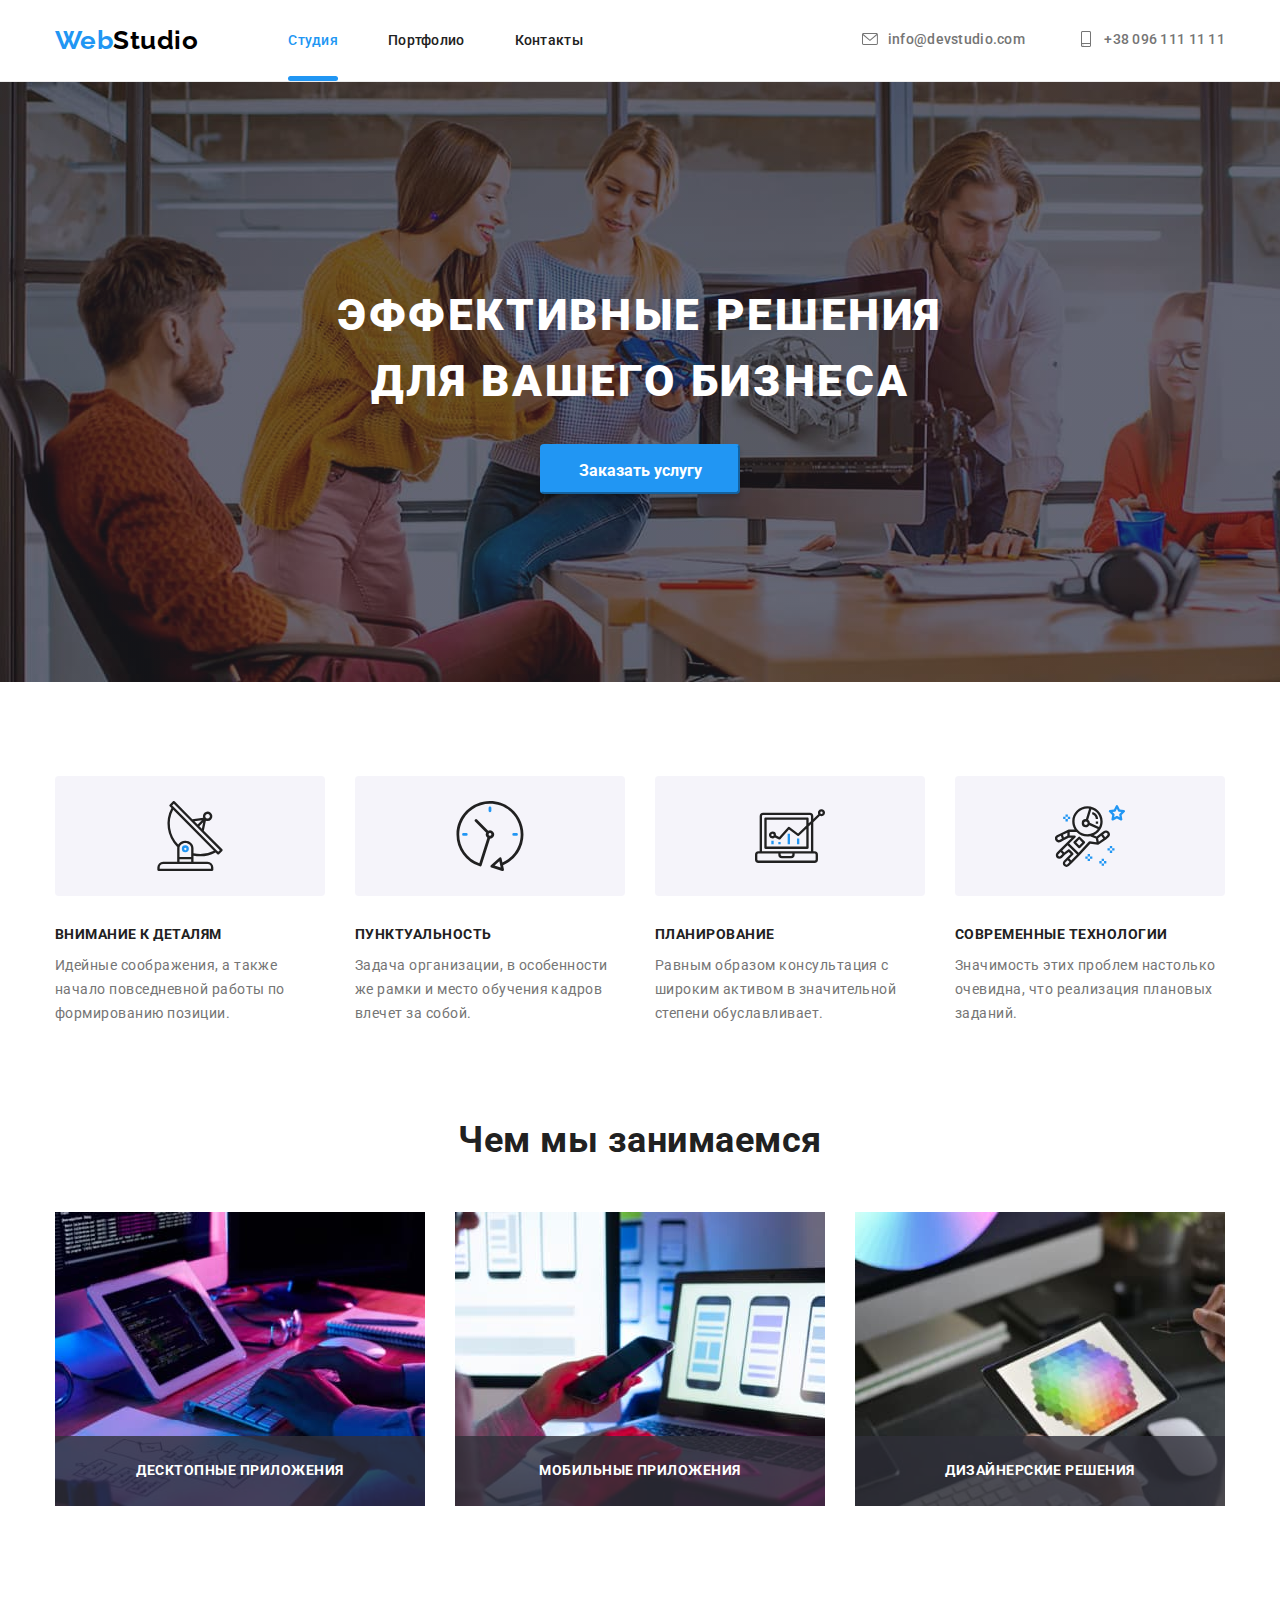
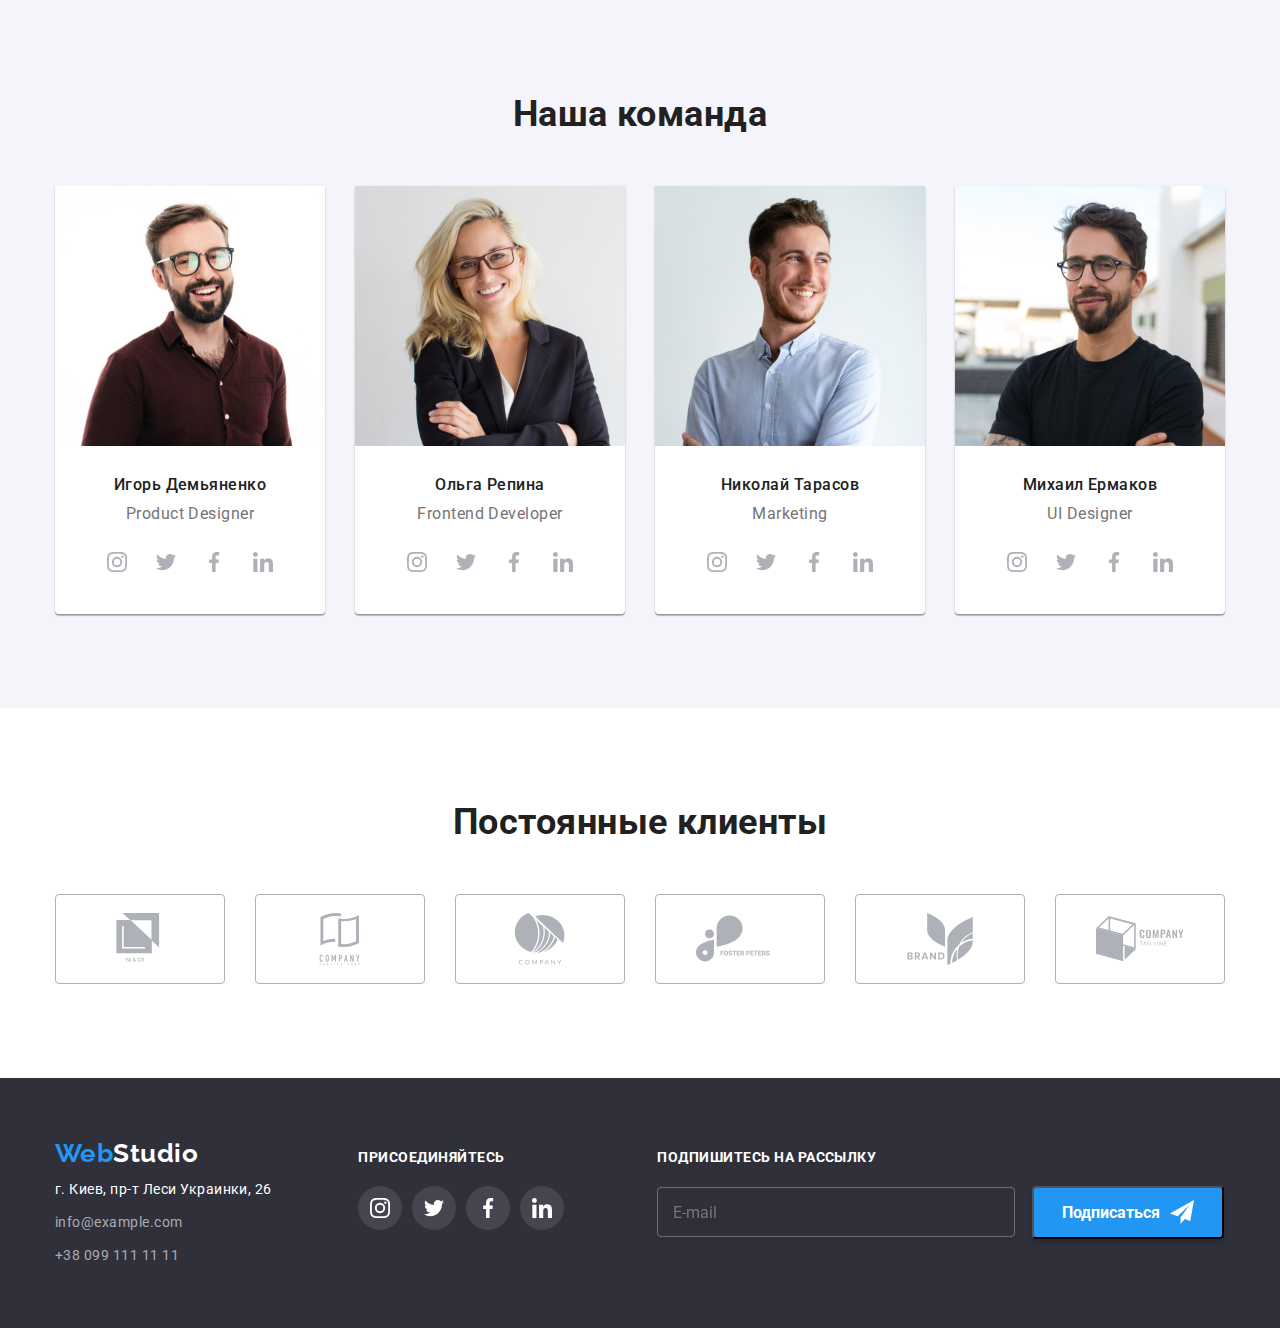
<file: index.html>
<!DOCTYPE html>
<html lang="ru">
  <head>
    <meta charset="UTF-8" />
    <meta name="viewport" content="width=device-width, initial-scale=1.0" />
    <title>WebStudio</title>
    <link rel="stylesheet" href="https://cdnjs.cloudflare.com/ajax/libs/modern-normalize/1.0.0/modern-normalize.css" />
    <link
      href="https://fonts.googleapis.com/css2?family=Raleway:wght@700&family=Roboto:wght@400;500;700;900&display=swap"
      rel="stylesheet"
    />
    <link rel="stylesheet" href="./css/styles.css" />
  </head>
  <body>
    <!--HEADER-->
    <header class="header">
      <div class="container">
        <nav class="nav">
          <a class="logo link" href="./index.html" aria-label="WebStudio">
            <span class="logo-web" lang="en">Web</span><span class="logo-studio-dark" lang="en">Studio</span></a
          >
          <ul class="nav-list">
            <li class="nav-list-item list"><a class="nav-list-link link streampage" href="./index.html">Студия</a></li>
            <li class="nav-list-item list"><a class="nav-list-link link" href="./portfolio.html">Портфолио</a></li>
            <li class="nav-list-item list"><a class="nav-list-link link" href="">Контакты</a></li>
          </ul>
        </nav>
        <address class="address">
          <a class="header-address-link link" href="mailto:info@devstudio.com"
            ><svg class="address-icon">
              <use href="./images/sprite.svg#envelope"></use>
            </svg>
            info@devstudio.com
          </a>
          <a class="header-address-link link" href="tel:+380961111111">
            <svg class="address-icon">
              <use href="./images/sprite.svg#smartphone"></use>
            </svg>
            +38 096 111 11 11
          </a>
        </address>
      </div>
    </header>
    <!--MAIN-->
    <main>
      <!--HERO-->
      <section class="hero hero-overlay">
        <div class="container">
          <h1 class="hero-title">Эффективные решения для вашего бизнеса</h1>
          <button data-modal-open class="modal-btn" type="button">Заказать услугу</button>
        </div>
      </section>
      <!--ADVANTAGES-->
      <section class="andvantages">
        <div class="container">
          <h2 class="visually-hidden">Наше предложение</h2>
          <ul class="advantages-list">
            <li class="advantages-list-item list icon-aerial">
              <h3 class="advantages-list-title">Внимание к деталям</h3>
              <p class="advantages-list-text">Идейные соображения, а также начало повседневной работы по формированию позиции.</p>
            </li>
            <li class="advantages-list-item list icon-clock">
              <h3 class="advantages-list-title">Пунктуальность</h3>
              <p class="advantages-list-text">Задача организации, в особенности же рамки и место обучения кадров влечет за собой.</p>
            </li>
            <li class="advantages-list-item list icon-laptop">
              <h3 class="advantages-list-title">Планирование</h3>
              <p class="advantages-list-text">Равным образом консультация с широким активом в значительной степени обуславливает.</p>
            </li>
            <li class="advantages-list-item list icon-astronaut">
              <h3 class="advantages-list-title">Современные технологии</h3>
              <p class="advantages-list-text">Значимость этих проблем настолько очевидна, что реализация плановых заданий.</p>
            </li>
          </ul>
        </div>
      </section>
      <!--SERVICES-->
      <section class="services section">
        <div class="container">
          <h2 class="services-title">Чем мы занимаемся</h2>
          <ul class="services-list">
            <li class="services-list-item list">
              <img
                class="services-list-img"
                src="./images/services/layout.jpg"
                alt="фронтэнд разработчик верстает страничку"
                width="370"
                height="294"
                aria-label="фронтэнд разработчик верстает страничку"
              />
              <p class="services-text">Десктопные приложения</p>
            </li>
            <li class="services-list-item list">
              <img
                class="services-list-img"
                src="./images/services/selection-app-style.jpg"
                alt="Дизайнер продукта
              делает дизайн приложения"
                width="370"
                height="294"
                aria-label="Дизайнер продукта делает дизайн приложения"
              />
              <p class="services-text">Мобильные приложения</p>
            </li>
            <li class="services-list-item list">
              <img
                class="services-list-img"
                src="./images/services/color-selection.jpg"
                alt="дизайнер пользовательского интерфейса выбирает цвет"
                width="370"
                height="294"
                aria-label="дизайнер пользовательского интерфейса выбирает цвет"
              />
              <p class="services-text">Дизайнерские решения</p>
            </li>
          </ul>
        </div>
      </section>
      <!--TEAM CARD-->
      <section class="teamcard section">
        <div class="container">
          <h2 class="teamcard-title">Наша команда</h2>
          <ul class="teamcard-list">
            <li class="teamcard-list-item list">
              <img
                class="teamcard-list-img"
                src="./images/squad/Designer_of_product.jpg"
                alt="дизайнер продукта Игорь Демьяненко"
                width="270"
                height="260"
              />
              <div class="teamcard-list-container">
                <h3 class="teamcard-list-name">Игорь Демьяненко</h3>
                <p class="teamcard-list-text" lang="en">Product Designer</p>
                <ul class="social-list list">
                  <li class="social-list-item">
                    <a class="social-list-link link" href=""
                      ><svg class="social-icon">
                        <use href="./images/sprite.svg#instagram"></use>
                      </svg>
                    </a>
                  </li>
                  <li class="social-list-item">
                    <a class="social-list-link link" href=""
                      ><svg class="social-icon">
                        <use href="./images/sprite.svg#twitter"></use>
                      </svg>
                    </a>
                  </li>
                  <li class="social-list-item">
                    <a class="social-list-link link" href=""
                      ><svg class="social-icon">
                        <use href="./images/sprite.svg#facebook"></use>
                      </svg>
                    </a>
                  </li>
                  <li class="social-list-item">
                    <a class="social-list-link link" href=""
                      ><svg class="social-icon">
                        <use href="./images/sprite.svg#linkedin"></use>
                      </svg>
                    </a>
                  </li>
                </ul>
              </div>
            </li>
            <li class="teamcard-list-item list">
              <img
                class="teamcard-list-img"
                src="./images/squad/Frontend_Developer.jpg"
                alt="фронтэнд разработчик Ольга Репина"
                width="270"
                height="260"
              />
              <div class="teamcard-list-container">
                <h3 class="teamcard-list-name">Ольга Репина</h3>
                <p class="teamcard-list-text" lang="en">Frontend Developer</p>
                <ul class="social-list list">
                  <li class="social-list-item">
                    <a class="social-list-link link" href=""
                      ><svg class="social-icon">
                        <use href="./images/sprite.svg#instagram"></use>
                      </svg>
                    </a>
                  </li>
                  <li class="social-list-item">
                    <a class="social-list-link link" href=""
                      ><svg class="social-icon">
                        <use href="./images/sprite.svg#twitter"></use>
                      </svg>
                    </a>
                  </li>
                  <li class="social-list-item">
                    <a class="social-list-link link" href=""
                      ><svg class="social-icon">
                        <use href="./images/sprite.svg#facebook"></use>
                      </svg>
                    </a>
                  </li>
                  <li class="social-list-item">
                    <a class="social-list-link link" href=""
                      ><svg class="social-icon">
                        <use href="./images/sprite.svg#linkedin"></use>
                      </svg>
                    </a>
                  </li>
                </ul>
              </div>
            </li>
            <li class="teamcard-list-item list">
              <img class="teamcard-list-img" src="./images/squad/Marketing.jpg" alt="маркентинг Николай Тарасов" width="270" height="260" />
              <div class="teamcard-list-container">
                <h3 class="teamcard-list-name">Николай Тарасов</h3>
                <p class="teamcard-list-text" lang="en">Marketing</p>
                <ul class="social-list list">
                  <li class="social-list-item">
                    <a class="social-list-link link" href=""
                      ><svg class="social-icon">
                        <use href="./images/sprite.svg#instagram"></use>
                      </svg>
                    </a>
                  </li>
                  <li class="social-list-item">
                    <a class="social-list-link link" href=""
                      ><svg class="social-icon">
                        <use href="./images/sprite.svg#twitter"></use>
                      </svg>
                    </a>
                  </li>
                  <li class="social-list-item">
                    <a class="social-list-link link" href=""
                      ><svg class="social-icon">
                        <use href="./images/sprite.svg#facebook"></use>
                      </svg>
                    </a>
                  </li>
                  <li class="social-list-item">
                    <a class="social-list-link link" href=""
                      ><svg class="social-icon">
                        <use href="./images/sprite.svg#linkedin"></use>
                      </svg>
                    </a>
                  </li>
                </ul>
              </div>
            </li>
            <li class="teamcard-list-item list">
              <img
                class="teamcard-list-img"
                src="./images/squad/UI_Designer.jpg"
                alt="дизайнер пользовательского интерфейса Михаил Ермаков"
                width="270"
                height="260"
              />
              <div class="teamcard-list-container">
                <h3 class="teamcard-list-name">Михаил Ермаков</h3>
                <p class="teamcard-list-text" lang="en">UI Designer</p>
                <ul class="social-list list">
                  <li class="social-list-item">
                    <a class="social-list-link link" href=""
                      ><svg class="social-icon">
                        <use href="./images/sprite.svg#instagram"></use>
                      </svg>
                    </a>
                  </li>
                  <li class="social-list-item">
                    <a class="social-list-link link" href=""
                      ><svg class="social-icon">
                        <use href="./images/sprite.svg#twitter"></use>
                      </svg>
                    </a>
                  </li>
                  <li class="social-list-item">
                    <a class="social-list-link link" href=""
                      ><svg class="social-icon">
                        <use href="./images/sprite.svg#facebook"></use>
                      </svg>
                    </a>
                  </li>
                  <li class="social-list-item">
                    <a class="social-list-link link" href=""
                      ><svg class="social-icon">
                        <use href="./images/sprite.svg#linkedin"></use>
                      </svg>
                    </a>
                  </li>
                </ul>
              </div>
            </li>
          </ul>
        </div>
      </section>
      <!-- CLIENTS LIST -->
      <section class="clients section">
        <div class="container">
          <h2 class="clients-title">Постоянные клиенты</h2>
          <ul class="clients-list list">
            <li class="clients-list-item">
              <a class="clients-link link" href="">
                <svg class="clients-icon">
                  <use href="./images/sprite.svg#client-one"></use>
                </svg>
              </a>
            </li>
            <li class="clients-list-item">
              <a class="clients-link link" href="">
                <svg class="clients-icon">
                  <use href="./images/sprite.svg#client-two"></use>
                </svg>
              </a>
            </li>
            <li class="clients-list-item">
              <a class="clients-link link" href="">
                <svg class="clients-icon">
                  <use href="./images/sprite.svg#client-three"></use>
                </svg>
              </a>
            </li>
            <li class="clients-list-item">
              <a class="clients-link link" href="">
                <svg class="clients-icon">
                  <use href="./images/sprite.svg#client-four"></use>
                </svg>
              </a>
            </li>
            <li class="clients-list-item">
              <a class="clients-link link" href="">
                <svg class="clients-icon">
                  <use href="./images/sprite.svg#client-five"></use>
                </svg>
              </a>
            </li>
            <li class="clients-list-item">
              <a class="clients-link link" href="">
                <svg class="clients-icon">
                  <use href="./images/sprite.svg#client-six"></use>
                </svg>
              </a>
            </li>
          </ul>
        </div>
      </section>
    </main>
    <!--FOOTER-->
    <footer class="footer">
      <div class="container">
        <div class="contacts-container">
          <a class="logo link" href="./index.html" aria-label="WebStudio"
            ><span class="logo-web" lang="en">Web</span><span class="logo-studio-white" lang="en">Studio</span></a
          >
          <address class="footer-address">
            <a class="maps link" href="https://goo.gl/maps/Md6FdoPtB2Z3rGs89" target="_blank">г. Киев, пр-т Леси Украинки, 26</a>
            <a class="footer-mail-link link" href="mailto:info@example.com">info@example.com</a>
            <a class="footer-tel-link link" href="tel:+380991111111">+38 099 111 11 11</a>
          </address>
        </div>
        <div class="footer-social-container">
          <h3 class="social-list-title">присоединяйтесь</h3>
          <ul class="social-list list">
            <li class="social-list-item">
              <a class="social-list-link link" href=""
                ><svg class="social-icon">
                  <use href="./images/sprite.svg#instagram"></use>
                </svg>
              </a>
            </li>
            <li class="social-list-item">
              <a class="social-list-link link" href=""
                ><svg class="social-icon">
                  <use href="./images/sprite.svg#twitter"></use>
                </svg>
              </a>
            </li>
            <li class="social-list-item">
              <a class="social-list-link link" href=""
                ><svg class="social-icon">
                  <use href="./images/sprite.svg#facebook"></use>
                </svg>
              </a>
            </li>
            <li class="social-list-item">
              <a class="social-list-link link" href=""
                ><svg class="social-icon">
                  <use href="./images/sprite.svg#linkedin"></use>
                </svg>
              </a>
            </li>
          </ul>
        </div>
        <div class="sign-to-news">
          <form class="sign-form" action="#" method="get">
            <label class="sign-label" for="sign-input">Подпишитесь на рассылку</label>
            <input type="email" class="sign-input" name="email" placeholder="E-mail" id="sign-input">
            <button class="sign-btn" type="submit">Подписаться</button></form>
        </div>
      </div>
    </footer>
    <!-- MODAL -->
    <div data-modal class="backdrop is-hidden">
      <div class="modal">
        <button data-modal-close class="modal-btn-close">
          <svg class="closex">
            <use href="./images/sprite.svg#icon-closex"></use>
          </svg>
        </button>
        <h2 class="modal-title">Оставьте свои данные, мы вам перезвоним</h2>
        <form action="#" method="get" class="modal-form">
          <label class="modal-field">Имя
            <span class="modal-field-wrapper">
              <input type="text" class="modal-input" name="name"/>
            <svg width ="12" height ="12" class="modal-form-svg">
              <use href="./images/sprite.svg#modal-name"></use>
            </svg>
            </span>
          </label>
          <label class="modal-field">Телефон
            <span class="modal-field-wrapper">
              <input type="tel" class="modal-input" name="phone"/>
            <svg width ="13" height ="13" class="modal-form-svg">
              <use href="./images/sprite.svg#modal-phone"></use>
            </svg>
            </span>
          </label>
          <label class="modal-field">Почта
           <span class="modal-field-wrapper">
            <input type="email" class="modal-input" name="e-mail"/>
            <svg width ="15" height ="12" class="modal-form-svg">
              <use href="./images/sprite.svg#modal-envelope"></use>
            </svg>
           </span>
          </label>
          <label class="modal-comment-field" for="modal-comment">Комментарий</label>
          <textarea class="modal-comment" id="modal-comment" placeholder="Введите текст" name="modal-comment"></textarea>
          <input class="modal-policy-input visually-hidden" type="checkbox" value="accepted-policy" id="modal-policy" name="accepted-policy">
          <label class="modal-policy-field" for="modal-policy">Соглашаюсь с рассылкой и принимаю &#160<a href="" class="modal-policy">Условия договора</a></label>
          <button type="submit" class="modal-btn-submit">Отправить</button>
        </form>
      </div>
    </div>
    <script src="./js/modal.js"></script>
  </body>
  </html>
</file>
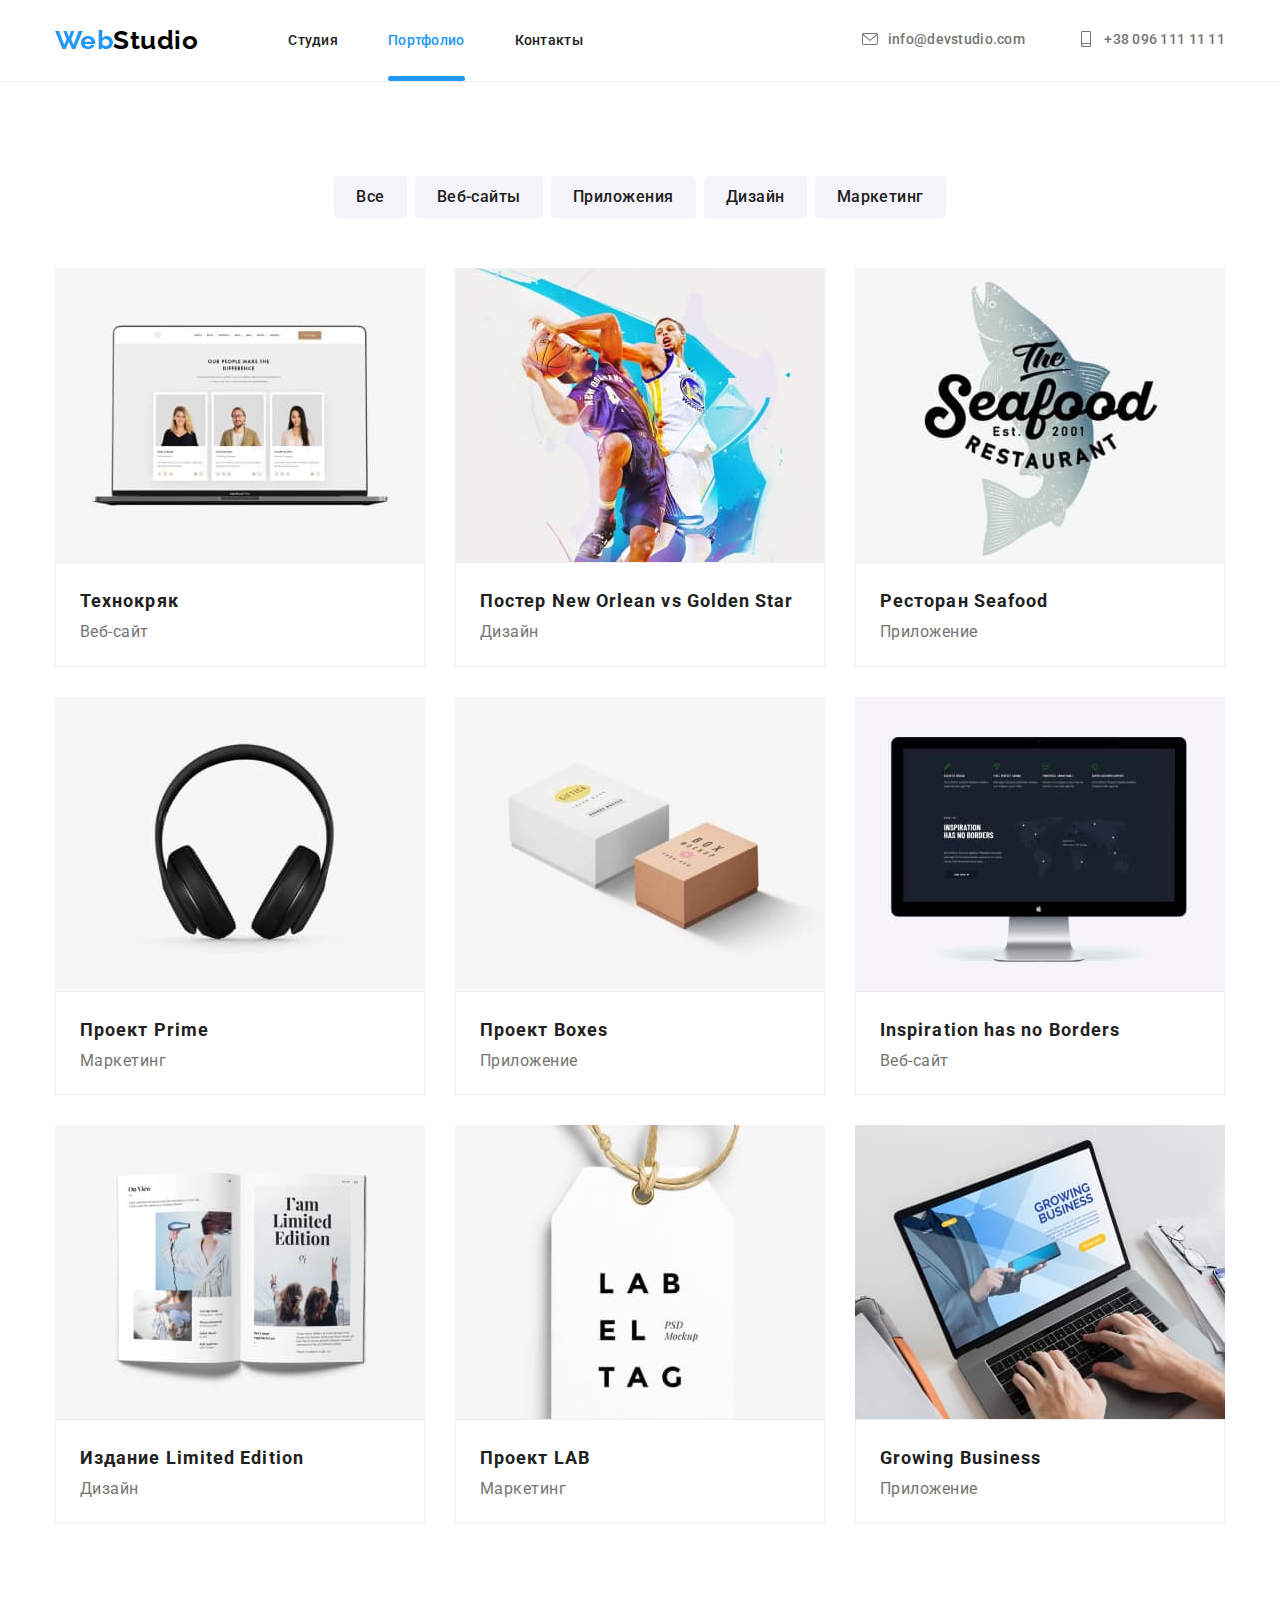
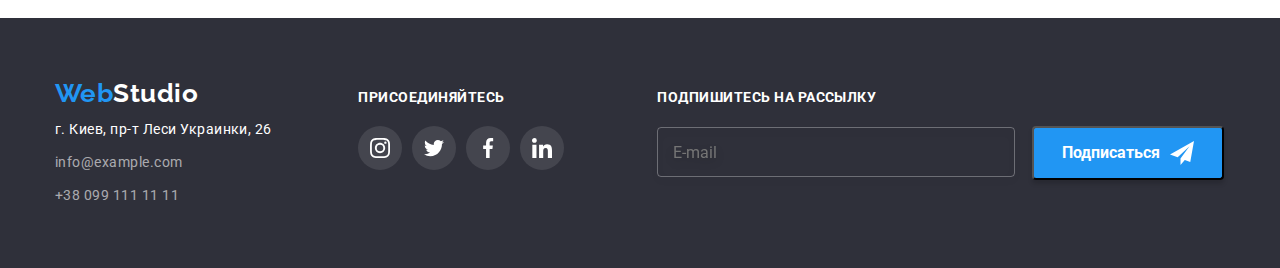
<file: portfolio.html>
<!DOCTYPE html>
<html lang="ru">
  <head>
    <meta charset="UTF-8" />
    <meta name="viewport" content="width=device-width, initial-scale=1.0" />
    <title>Портфолио</title>
    <link rel="stylesheet" href="https://cdnjs.cloudflare.com/ajax/libs/modern-normalize/1.0.0/modern-normalize.css" />
    <link
      href="https://fonts.googleapis.com/css2?family=Raleway:wght@700&family=Roboto:wght@400;500;700;900&display=swap"
      rel="stylesheet"
    />
    <link rel="stylesheet" href="./css/styles.css" />
  </head>
  <body>
    <!--HEADER-->
    <header class="header">
      <div class="container">
        <nav class="nav">
          <a class="logo link" href="./index.html" aria-label="WebStudio">
            <span class="logo-web" lang="en">Web</span><span class="logo-studio-dark" lang="en">Studio</span></a
          >
          <ul class="nav-list">
            <li class="nav-list-item list"><a class="nav-list-link link" href="./index.html">Студия</a></li>
            <li class="nav-list-item list">
              <a class="nav-list-link link streampage" href="./portfolio.html">Портфолио</a>
            </li>
            <li class="nav-list-item list"><a class="nav-list-link link" href="">Контакты</a></li>
          </ul>
        </nav>
        <address class="address">
          <a class="header-address-link link" href="mailto:info@devstudio.com"
            ><svg class="address-icon">
              <use href="./images/sprite.svg#envelope"></use>
            </svg>
            info@devstudio.com
          </a>
          <a class="header-address-link link" href="tel:+380961111111">
            <svg class="address-icon">
              <use href="./images/sprite.svg#smartphone"></use>
            </svg>
            +38 096 111 11 11
          </a>
        </address>
      </div>
    </header>
    <!--MAIN-->
    <main>
      <section class="projects section">
        <div class="container">
          <h1 class="hidden">Projects-main</h1>
          <h2 class="hidden">Project-btns</h2>
          <ul class="projects-btn-list">
            <li class="projects-btn-list-item list"><button class="projects-btn">Все</button></li>
            <li class="projects-btn-list-item list"><button class="projects-btn">Веб-сайты</button></li>
            <li class="projects-btn-list-item list"><button class="projects-btn">Приложения</button></li>
            <li class="projects-btn-list-item list"><button class="projects-btn">Дизайн</button></li>
            <li class="projects-btn-list-item list"><button class="projects-btn">Маркетинг</button></li>
          </ul>
          <h2 class="hidden">Projects</h2>
          <ul class="projects-list">
            <li class="projects-list-item list">
              <div class="projects-wrapper">
                <img class="projects-img" src="./images/projects/laptop.jpg" alt="ноутбук с открытым сайтом" width="370" height="294" />
                <p class="projects-overlay">
                  Технокряк это современная площадка распространения коронавируса. Компании используют эту платформу для цифрового шпионажа
                  и атак на защищённые сервера конкурентов
                </p>
              </div>
              <div class="projects-list-description">
                <h3 class="projects-title">Технокряк</h3>
                <p class="projects-text">Веб-сайт</p>
              </div>
            </li>
            <li class="projects-list-item list">
              <div class="projects-wrapper">
                <img
                  class="projects-img"
                  src="./images/projects/poster.jpg"
                  alt="Постер Новый Орлеан против Голдэн Стар"
                  width="370"
                  height="294"
                />
                <p class="projects-overlay">
                  Технокряк это современная площадка распространения коронавируса. Компании используют эту платформу для цифрового шпионажа
                  и атак на защищённые сервера конкурентов
                </p>
              </div>
              <div class="projects-list-description">
                <h3 class="projects-title">Постер <span lang="en">New Orlean vs Golden Star</span></h3>
                <p class="projects-text">Дизайн</p>
              </div>
            </li>
            <li class="projects-list-item list">
              <div class="projects-wrapper">
                <img class="projects-img" src="./images/projects/seafood.jpg" alt="эмблема ресторана" width="370" height="294" />
                <p class="projects-overlay">
                  Технокряк это современная площадка распространения коронавируса. Компании используют эту платформу для цифрового шпионажа
                  и атак на защищённые сервера конкурентов
                </p>
              </div>
              <div class="projects-list-description">
                <h3 class="projects-title">Ресторан <span lang="en">Seafood</span></h3>
                <p class="projects-text">Приложение</p>
              </div>
            </li>
            <li class="projects-list-item list">
              <div class="projects-wrapper">
                <img
                  class="projects-img"
                  src="./images/projects/earphones.jpg"
                  alt="изображение черных наушников"
                  width="370"
                  height="294"
                />
                <p class="projects-overlay">
                  Технокряк это современная площадка распространения коронавируса. Компании используют эту платформу для цифрового шпионажа
                  и атак на защищённые сервера конкурентов
                </p>
              </div>
              <div class="projects-list-description">
                <h3 class="projects-title">Проект <span lang="en">Prime</span></h3>
                <p class="projects-text">Маркетинг</p>
              </div>
            </li>
            <li class="projects-list-item list">
              <div class="projects-wrapper">
                <img class="projects-img" src="./images/projects/boxes.jpg" alt="изображение двух коробочек" width="370" height="294" />
                <p class="projects-overlay">
                  Технокряк это современная площадка распространения коронавируса. Компании используют эту платформу для цифрового шпионажа
                  и атак на защищённые сервера конкурентов
                </p>
              </div>
              <div class="projects-list-description">
                <h3 class="projects-title">Проект <span lang="en">Boxes</span></h3>
                <p class="projects-text">Приложение</p>
              </div>
            </li>
            <li class="projects-list-item list">
              <div class="projects-wrapper">
                <img class="projects-img" src="./images/projects/imac.jpg" alt=" АйМак с открытым сайтом" width="370" height="294" />
                <p class="projects-overlay">
                  Технокряк это современная площадка распространения коронавируса. Компании используют эту платформу для цифрового шпионажа
                  и атак на защищённые сервера конкурентов
                </p>
              </div>
              <div class="projects-list-description">
                <h3 class="projects-title" lang="en">Inspiration has no Borders</h3>
                <p class="projects-text">Веб-сайт</p>
              </div>
            </li>
            <li class="projects-list-item list">
              <div class="projects-wrapper">
                <img
                  class="projects-img"
                  src="./images/projects/magazine.jpg"
                  alt="Журнал лимитированного издания"
                  width="370"
                  height="294"
                />
                <p class="projects-overlay">
                  Технокряк это современная площадка распространения коронавируса. Компании используют эту платформу для цифрового шпионажа
                  и атак на защищённые сервера конкурентов
                </p>
              </div>
              <div class="projects-list-description">
                <h3 class="projects-title">Издание <span lang="en">Limited Edition</span></h3>
                <p class="projects-text">Дизайн</p>
              </div>
            </li>
            <li class="projects-list-item list">
              <div class="projects-wrapper">
                <img class="projects-img" src="./images/projects/lablabel.jpg" alt="этикетка проекта ЛАБ" width="370" height="294" />
                <p class="projects-overlay">
                  Технокряк это современная площадка распространения коронавируса. Компании используют эту платформу для цифрового шпионажа
                  и атак на защищённые сервера конкурентов
                </p>
              </div>
              <div class="projects-list-description">
                <h3 class="projects-title">Проект <span lang="en">LAB</span></h3>
                <p class="projects-text">Маркетинг</p>
              </div>
            </li>
            <li class="projects-list-item list">
              <div class="projects-wrapper">
                <img class="projects-img" src="./images/projects/macbook.jpg" alt="Макбук с рабочим сайтом" width="370" height="294" />
                <p class="projects-overlay">
                  Технокряк это современная площадка распространения коронавируса. Компании используют эту платформу для цифрового шпионажа
                  и атак на защищённые сервера конкурентов
                </p>
              </div>
              <div class="projects-list-description">
                <h3 class="projects-title" lang="en">Growing Business</h3>
                <p class="projects-text">Приложение</p>
              </div>
            </li>
          </ul>
        </div>
      </section>
    </main>
    <!--FOOTER-->
    <footer class="footer">
      <div class="container">
        <div class="contacts-container">
          <a class="logo link" href="./index.html" aria-label="WebStudio"
            ><span class="logo-web" lang="en">Web</span><span class="logo-studio-white" lang="en">Studio</span></a
          >
          <address class="footer-address">
            <a class="maps link" href="https://goo.gl/maps/Md6FdoPtB2Z3rGs89" target="_blank">г. Киев, пр-т Леси Украинки, 26</a>
            <a class="footer-mail-link link" href="mailto:info@example.com">info@example.com</a>
            <a class="footer-tel-link link" href="tel:+380991111111">+38 099 111 11 11</a>
          </address>
        </div>
        <div class="footer-social-container">
          <h3 class="social-list-title">присоединяйтесь</h3>
          <ul class="social-list list">
            <li class="social-list-item">
              <a class="social-list-link link" href=""
                ><svg class="social-icon">
                  <use href="./images/sprite.svg#instagram"></use>
                </svg>
              </a>
            </li>
            <li class="social-list-item">
              <a class="social-list-link link" href=""
                ><svg class="social-icon">
                  <use href="./images/sprite.svg#twitter"></use>
                </svg>
              </a>
            </li>
            <li class="social-list-item">
              <a class="social-list-link link" href=""
                ><svg class="social-icon">
                  <use href="./images/sprite.svg#facebook"></use>
                </svg>
              </a>
            </li>
            <li class="social-list-item">
              <a class="social-list-link link" href=""
                ><svg class="social-icon">
                  <use href="./images/sprite.svg#linkedin"></use>
                </svg>
              </a>
            </li>
          </ul>
        </div>
        <div class="sign-to-news">
          <form class="sign-form" action="#" method="get">
            <label class="sign-label" for="sign-input">Подпишитесь на рассылку</label>
            <input type="email" class="sign-input" name="email" placeholder="E-mail" id="sign-input">
            <button class="sign-btn" type="submit">Подписаться</button></form>
        </div>
      </div>
    </footer>
  </body>
</html>
</file>
<file: css/styles.css>
:root {
  --main-font: "roboto", serif;
  --secondary-font: "raleway", sans-serif;
  --accent-color: #2196f3;
  --main-text-color: #757575;
  --title-text-color: #212121;
  --secondary-background: #f5f4fa;
  --classic-white: #ffffff;
}
*,
*::before,
*::after {
  margin: 0;
  padding: 0;
}
body {
  font-family: var(--main-font);
  font-style: normal;
  letter-spacing: 0.03em;
}
.container {
  width: 1200px;
  padding: 0 15px;
  margin: 0 auto;
}

.section {
  padding: 94px 0;
}
img {
  display: block;
}
/* ==========  LOGO  ========== */
.logo {
  font-family: var(--secondary-font);
  font-weight: 700;
  font-size: 26px;
  line-height: 1.192;
  margin-right: 90px;
}
.logo-web {
  color: var(--accent-color);
}
.logo-studio-dark {
  color: #000000;
}
/* ========== END LOGO  ========== */

/* ============ NAV ============ */
.header {
  padding: 25px 00;
  border-bottom: 1px solid #ececec;
}
.header .container {
  display: flex;
  align-items: center;
}
.header .address {
  margin-left: auto;
}
.nav {
  display: flex;
  align-items: center;
}
.nav-list {
  display: flex;
}
.nav-list-item:not(:last-child) {
  margin-right: 50px;
}
.nav-list-link {
  position: relative;
  font-weight: 500;
  font-size: 14px;
  line-height: 1.142;
  letter-spacing: 0.02em;
  color: var(--title-text-color);

  transition: color 250ms cubic-bezier(0.4, 0, 0.2, 1);
}
.streampage {
  color: var(--accent-color);
}
.streampage::after {
  position: absolute;
  bottom: -33px;
  content: "";
  display: block;
  height: 5px;
  width: 100%;
  background-color: var(--accent-color);
  border-radius: 4px;
}
.address {
  font-style: normal;
  font-weight: 500;
  font-size: 14px;
  line-height: 1.142;
  letter-spacing: 0.02em;
}
.header-address-link {
  display: inline-flex;
  align-items: center;
  color: var(--main-text-color);
  transition: color 250ms cubic-bezier(0.4, 0, 0.2, 1);
}
.header-address-link:first-child {
  margin-right: 50px;
}
.nav-list-link:hover,
.nav-list-link:focus,
.header-address-link:hover,
.header-address-link:focus {
  color: var(--accent-color);
}
.header-address-link:hover .address-icon,
.header-address-link:focus .address-icon {
  fill: var(--accent-color);
}
.address-icon {
  fill: var(--main-text-color);
  width: 16px;
  height: 16px;
  margin-right: 10px;
  transition: fill 250ms cubic-bezier(0.4, 0, 0.2, 1);
}
/* ============ END NAV ============ */

/* ============ HERO ============ */
.hero {
  text-align: center;
  padding: 200px 0;
}
.hero-overlay {
  max-width: 1600px;
  height: 600px;
  margin-left: auto;
  margin-right: auto;
  background-color: #c4c4c4;
  background-image: linear-gradient(rgba(47, 48, 58, 0.4), rgba(47, 48, 58, 0.4)), url(../images/hero/hero-bg.jpg);
  /* background-repeat: no-repeat;
  background-size: cover;
  background-position: center; */
}
.hero-title {
  font-weight: 900;
  font-size: 44px;
  line-height: 1.5;
  text-align: center;
  letter-spacing: 0.06em;
  text-transform: uppercase;
  max-width: 696px;
  margin: 0 auto;
  margin-bottom: 30px;
  color: #ffffff;
}
.modal-btn {
  min-width: 200px;
  height: 50px;
  background: var(--accent-color);
  box-shadow: 0px 4px 4px rgba(0, 0, 0, 0.15);
  border-radius: 4px;
  border-color: var(--accent-color);
  padding: 10px 32px;

  font-family: Roboto, serif;
  font-style: normal;
  font-weight: 700;
  font-size: 16px;
  line-height: 1.86;
  text-align: center;
  color: var(--classic-white);
  cursor: pointer;

  /* transition-property: ;
  transition-duration: 250ms;
  transition-timing-function: cubic-bezier(0.4, 0, 0.2, 1); */
}
/* ============ END HERO ============ */

/* ============ ADVANTAGES ============ */
.andvantages {
  padding-top: 94px;
}
.advantages-list {
  display: flex;
}

.advantages-list-item:not(:last-child) {
  margin-right: 30px;
}
.advantages-list-item::before {
  content: "";
  display: block;
  height: 120px;
  background-color: #f5f4fa;
  background-repeat: no-repeat;
  background-position: center;
  border-radius: 4px;
  margin-bottom: 30px;
}
.icon-aerial::before {
  background-image: url("../images/advantages/icon-aerial.svg");
}
.icon-clock::before {
  background-image: url("../images/advantages/icon-clock.svg");
}
.icon-laptop::before {
  background-image: url("../images/advantages/icon-laptop.svg");
}
.icon-astronaut::before {
  background-image: url("../images/advantages/icon-astronaut.svg");
}
.advantages-list-title {
  font-weight: 700;
  font-size: 14px;
  line-height: 1.142;
  text-transform: uppercase;
  color: var(--title-text-color);
  margin-bottom: 12px;
}
.advantages-list-text {
  max-width: 270px;
  font-weight: 400;
  font-size: 14px;
  line-height: 1.714;
  color: var(--main-text-color);
}
/* ============ END ADVANTAGES ============ */

/* ======== TITLES IN MAIN ======== */
.services-title,
.teamcard-title,
.clients-title {
  font-weight: 700;
  font-size: 36px;
  line-height: 1.166;
  text-align: center;
  color: var(--title-text-color);
  margin-bottom: 50px;
}
/* ====== END TITLES IN MAIN ====== */

/* ============ SERVICES ============ */
.services-list {
  display: flex;
  justify-content: space-between;
}
/* .services-list-item:not(:last-child) {
  margin-right: 30px;} */
.services-list-item {
  position: relative;
}
.services-text {
  position: absolute;
  width: 100%;
  left: 0;
  bottom: 0;
  background: rgba(47, 48, 58, 0.8);

  text-align: center;
  padding: 27px 0;
  font-weight: 700;
  font-size: 14px;
  line-height: 1.14;
  text-transform: uppercase;
  color: #ffffff;
}
/* ============ END SERVICES ============ */

/* ============ TEAM CARD ============ */
.teamcard {
  background-color: var(--secondary-background);
}
.teamcard-list {
  display: flex;
}
.teamcard-list-item {
  box-shadow: 0px 1px 3px rgba(0, 0, 0, 0.12), 0px 1px 1px rgba(0, 0, 0, 0.14), 0px 2px 1px rgba(0, 0, 0, 0.2);
  border-radius: 0px 0px 4px 4px;
  background-color: var(--classic-white);
}
.teamcard-list-item:not(:last-child) {
  margin-right: 30px;
}
.teamcard-list-container {
  padding: 30px 40px;
}
.teamcard-list-name {
  margin-bottom: 10px;
  font-weight: 500;
  font-size: 16px;
  line-height: 1.18;
  text-align: center;
  color: var(--title-text-color);
}
.teamcard-list-text {
  margin-bottom: 16px;
  font-weight: 400;
  font-size: 16px;
  line-height: 1.18;
  text-align: center;
  color: var(--main-text-color);
}
.social-list {
  display: flex;
  justify-content: space-between;
}
.social-list-link {
  display: flex;
  align-items: center;
  justify-content: center;
  width: 44px;
  height: 44px;
  border-radius: 50%;
  transition: background-color 250ms cubic-bezier(0.4, 0, 0.2, 1);
}
.social-icon {
  fill: #afb1b8;
  width: 20px;
  height: 20px;
  transition: fill 250ms cubic-bezier(0.4, 0, 0.2, 1);
}
.social-list-link:hover,
.social-list-link:focus {
  background-color: var(--accent-color);
}
.social-list-link:hover .social-icon,
.social-list-link:focus .social-icon {
  fill: #ffffff;
}

/* ============ END TEAM CARD ============ */

/* ============ CLIENTS ============ */
.clients-list {
  display: flex;
  justify-content: space-between;
  align-items: center;
}
.clients-icon {
  fill: #afb1b8;
  width: 88px;
  height: 52px;
  transition: fill 250ms cubic-bezier(0.4, 0, 0.2, 1);
}
.clients-link {
  display: flex;
  justify-content: center;
  align-items: center;
  width: 170px;
  height: 90px;
  border: 1px solid #afb1b8;
  box-sizing: border-box;
  border-radius: 4px;
  transition: border-color 250ms cubic-bezier(0.4, 0, 0.2, 1);
}
.clients-link:hover,
.clients-link:focus {
  border-color: var(--accent-color);
}
.clients-link:hover .clients-icon,
.clients-link:focus .clients-icon {
  fill: var(--accent-color);
}
/* ============ END CLIENTS ============ */

/* ============ FOOTER ============ */
.footer {
  padding: 60px 0;
  background-color: #2f303a;
}
.footer .container {
  display: flex;
  align-items: baseline;
}
.footer .contacts-container {
  display: flex;
  flex-direction: column;
  margin-right: 70px;
}
.footer .logo {
  margin-bottom: 20px;
}
.footer-address {
  display: flex;
  flex-direction: column;
}
.footer .link:not(:last-child) {
  margin-bottom: 9px;
}
.maps {
  font-style: normal;
  font-weight: 400;
  font-size: 14px;
  line-height: 1.714;
  color: var(--classic-white);
}
.logo-studio-white {
  color: var(--classic-white);
}
.footer-mail-link,
.footer-tel-link {
  font-style: normal;
  font-weight: 400;
  font-size: 14px;
  line-height: 1.714;
  color: rgba(255, 255, 255, 0.6);
}
.social-list-title {
  font-weight: 700;
  font-size: 14px;
  line-height: 1.14;
  text-transform: uppercase;
  color: var(--classic-white);
  margin-bottom: 20px;
}
.footer-social-container .social-list-item:not(:last-child) {
  margin-right: 10px;
}
.footer-social-container .social-icon {
  fill: var(--classic-white);
}
.footer-social-container .social-list-link {
  background-color: rgba(255, 255, 255, 0.1);
}
.footer-social-container .social-list-link:hover,
.footer-social-container .social-list-link:focus {
  background-color: var(--accent-color);
}
.sign-to-news {
  margin-left: 93px;
}
.sign-label {
  margin-bottom: 20px;
  display: block;
  font-weight: 700;
  font-size: 14px;
  line-height: 1.14;
  text-transform: uppercase;
  color: #ffffff;
}
.sign-input {
  margin-right: 12px;
  padding: 15px;
  width: 358px;
  height: 50px;
  color: #fff;
  background-color: transparent;
  border: 1px solid rgba(255, 255, 255, 0.3);
  box-sizing: border-box;
  filter: drop-shadow(0px 4px 4px rgba(0, 0, 0, 0.15));
  border-radius: 4px;
}
.sign-btn {
  display: inline-flex;
  align-items: center;
  padding: 10px 28px;
  font-weight: 700;
  font-size: 16px;
  line-height: 1.87;
  color: #ffffff;
  background: #2196f3;
  box-shadow: 0px 4px 4px rgba(0, 0, 0, 0.15);
  border-radius: 4px;
}
.sign-btn::after {
  margin-left: 10px;
  content: "";
  display: inline-block;
  width: 24px;
  height: 24px;
  background-image: url(../images/svg/icon-send.svg);
  background-repeat: no-repeat;
  background-position: center;
  background-size: cover;
}
/* ============ END FOOTER ============ */

/* ============ PORTFOLIO ============ */
.projects-btn-list {
  display: flex;
  justify-content: center;
  margin-bottom: 50px;
}
.projects-btn-list-item:not(:last-child) {
  margin-right: 8px;
}
.projects-btn {
  font-family: Roboto;
  font-style: normal;
  font-weight: 500;
  font-size: 16px;
  line-height: 1.625;
  text-align: center;
  letter-spacing: 0.03em;
  color: #212121;
  background-color: var(--secondary-background);
  border-radius: 4px;
  border-color: transparent;
  padding: 6px 20px;

  transition: background-color 250ms cubic-bezier(0.4, 0, 0.2, 1), color 250ms cubic-bezier(0.4, 0, 0.2, 1);
  cursor: pointer;
}
.projects-btn:hover,
.projects-btn:focus {
  color: var(--classic-white);
  background-color: var(--accent-color);
  box-shadow: 0px 3px 1px rgba(0, 0, 0, 0.1), 0px 1px 2px rgba(0, 0, 0, 0.08), 0px 2px 2px rgba(0, 0, 0, 0.12);
  border-color: transparent;
}
.projects-list {
  display: flex;
  flex-wrap: wrap;
}
.projects-list-item:not(:nth-child(3n + 3)) {
  margin-right: 30px;
}
.projects-list-item:not(:nth-last-child(-n + 3)) {
  margin-bottom: 30px;
}
.projects-list-item:hover,
.projects-list-item:focus {
  box-shadow: 0px 1px 1px rgba(0, 0, 0, 0.12), 0px 4px 4px rgba(0, 0, 0, 0.06), 1px 4px 6px rgba(0, 0, 0, 0.16);
}
.projects-list-description {
  border: 1px solid #eeeeee;
  box-sizing: border-box;
  padding: 20px 24px;
  background-color: var(--classic-white);
}
.projects-wrapper {
  position: relative;
  overflow: hidden;
}
.projects-overlay {
  position: absolute;
  left: 0;
  top: 0;
  transform: translatey(100%);
  width: 100%;
  height: 100%;
  padding: 63px 24px;
  background: rgba(33, 150, 243, 0.9);
  transition: transform 250ms cubic-bezier(0.4, 0, 0.2, 1);

  font-weight: 400;
  font-size: 18px;
  line-height: 1.55;
  color: #ffffff;
}
.projects-list-item:hover .projects-overlay {
  transform: translatey(0);
}
.projects-title {
  font-weight: 700;
  font-size: 18px;
  line-height: 2;
  letter-spacing: 0.06em;
  color: var(--title-text-color);
}
.projects-text {
  font-weight: 400;
  font-size: 16px;
  line-height: 1.667;
  color: var(--main-text-color);
}
/* ============ END PORTFOLIO ============ */

/* ================ MODAL ================ */
.backdrop {
  position: fixed;
  top: 0;
  left: 0;
  width: 100%;
  height: 100%;
  background: rgba(0, 0, 0, 0.2);
  z-index: 1;
  transition: all 250ms cubic-bezier(0.4, 0, 0.2, 1);
}
.backdrop.is-hidden {
  opacity: 0;
  visibility: hidden;
  pointer-events: none;
  transition: all 250ms cubic-bezier(0.4, 0, 0.2, 1) 250ms;
}
.backdrop.is-hidden .modal {
  transform: translate(-50%, -50%) scale(0);
  transition: all 250ms cubic-bezier(0.4, 0, 0.2, 1) 0ms;
}
.modal {
  position: absolute;
  left: 50%;
  top: 50%;
  transform: translate(-50%, -50%) scale(1);
  transition: all 250ms cubic-bezier(0.4, 0, 0.2, 1) 250ms;

  width: 528px;
  height: 580px;
  background-color: #fff;
  padding: 40px;
  box-shadow: 0px 1px 3px rgba(0, 0, 0, 0.12), 0px 1px 1px rgba(0, 0, 0, 0.14), 0px 2px 1px rgba(0, 0, 0, 0.2);
  border-radius: 4px;
}
.modal-btn-close {
  position: absolute;
  display: flex;
  justify-content: center;
  align-items: center;
  top: 8px;
  right: 8px;
  width: 30px;
  height: 30px;
  border-radius: 50%;
  background: #ffffff;
  border: 1px solid rgba(0, 0, 0, 0.1);
  box-sizing: border-box;
  cursor: pointer;
}
.closex {
  width: 18px;
  height: 18px;
}
.modal-btn-close:focus .closex,
.modal-btn-close:hover .closex {
  fill: var(--accent-color);
}
.modal-title {
  display: block;
  margin: 0 auto 12px;
  font-weight: 700;
  font-size: 20px;
  line-height: 1.15;
  letter-spacing: 0.03em;
}
.modal-form {
  display: flex;
  flex-direction: column;
}
.modal-field, .modal-comment-field {
  margin-bottom: 10px;
  font-weight: 400;
  font-size: 12px;
  line-height: 1.16;
  letter-spacing: 0.01em;
  color: #757575;
}
.modal-comment-field{
  margin-bottom: 4px;
}
.modal-input {
  padding-left: 42px;
  margin-top: 4px;
  display: block;
  width: 100%;
  height: 40px;
  border: 1px solid rgba(33, 33, 33, 0.2);
  border-radius: 4px;
  transition: border-color 250ms cubic-bezier(0.4, 0, 0.2, 1);
}
.modal-input:hover, 
.modal-input:focus,
.modal-comment:hover,
.modal-comment:focus {
  outline: none;
  border-color: var(--accent-color);
}
.modal-input:hover + .modal-form-svg, 
.modal-input:focus + .modal-form-svg {
  fill: var(--accent-color);
}
.modal-field-wrapper {
  position: relative;
  display: block;
}
.modal-form-svg {
  position: absolute;
  left: 12px;
  top: 50%;
  transform: translateY(-50%);
  transition: fill 250ms cubic-bezier(0.4, 0, 0.2, 1);
  
}
.modal-comment {
  margin-bottom: 20px;
  padding: 12px 16px;
  height: 120px;
  border: 1px solid rgba(33, 33, 33, 0.2);
  border-radius: 4px;
  resize: none;
}
.modal-comment::placeholder {
  font-weight: 400;
  font-size: 14px;
  line-height: 1.14;
  letter-spacing: 0.01em;
  color: rgba(117, 117, 117, 0.5);
}
.modal-policy-field {
  display: flex;
  align-items: center;
  justify-content: center;
  margin-bottom: 30px;
  font-weight: 400;
  font-size: 14px;
  line-height: 1.71;
  letter-spacing: 0.03em;
  color: var(--main-text-color);
}
.modal-policy {
  color: var(--accent-color);
}
.modal-btn-submit {
  align-self: center;
  padding: 10px 56px;
  font-weight: 700;
  font-size: 16px;
  line-height: 1.87;
  letter-spacing: 0.06em;
  color: #FFFFFF;
  background: #2196F3;
  box-shadow: 0px 4px 4px rgba(0, 0, 0, 0.15);
  border-radius: 4px;
  border-color: transparent;
}

.modal-policy-field::before {
  content: "";
  display: inline-block;
  margin-right: 8px;
  width: 16px;
  height: 15px;
  border: 2px solid #000000;
  border-radius: 2px;
  transition: border-color 250ms cubic-bezier(0.4, 0, 0.2, 1);
  cursor: pointer;
}
.modal-policy-input:checked + .modal-policy-field::before {
  background-color: var(--accent-color);
  border-color: var(--accent-color);
  background-image: url(../images/svg/modal-accept.svg);
}
.modal-policy-input:focus + .modal-policy-field::before,
.modal-policy-input:hover + .modal-policy-field::before {
  border-color: var(--accent-color);
} 
/* ============== END MODAL ============== */

/* ============= COMPONENTS ============== */
.list {
  list-style: none;
}
.link {
  text-decoration: none;
}
.hidden {
  display: none;
}
.visually-hidden {
  position: absolute !important;
  clip: rect(1px 1px 1px 1px); /* IE6, IE7 */
  clip: rect(1px, 1px, 1px, 1px);
  padding: 0 !important;
  border: 0 !important;
  height: 1px !important;
  width: 1px !important;
  overflow: hidden;
}
/* =========== END COMPONENTS ============ */
</file>
